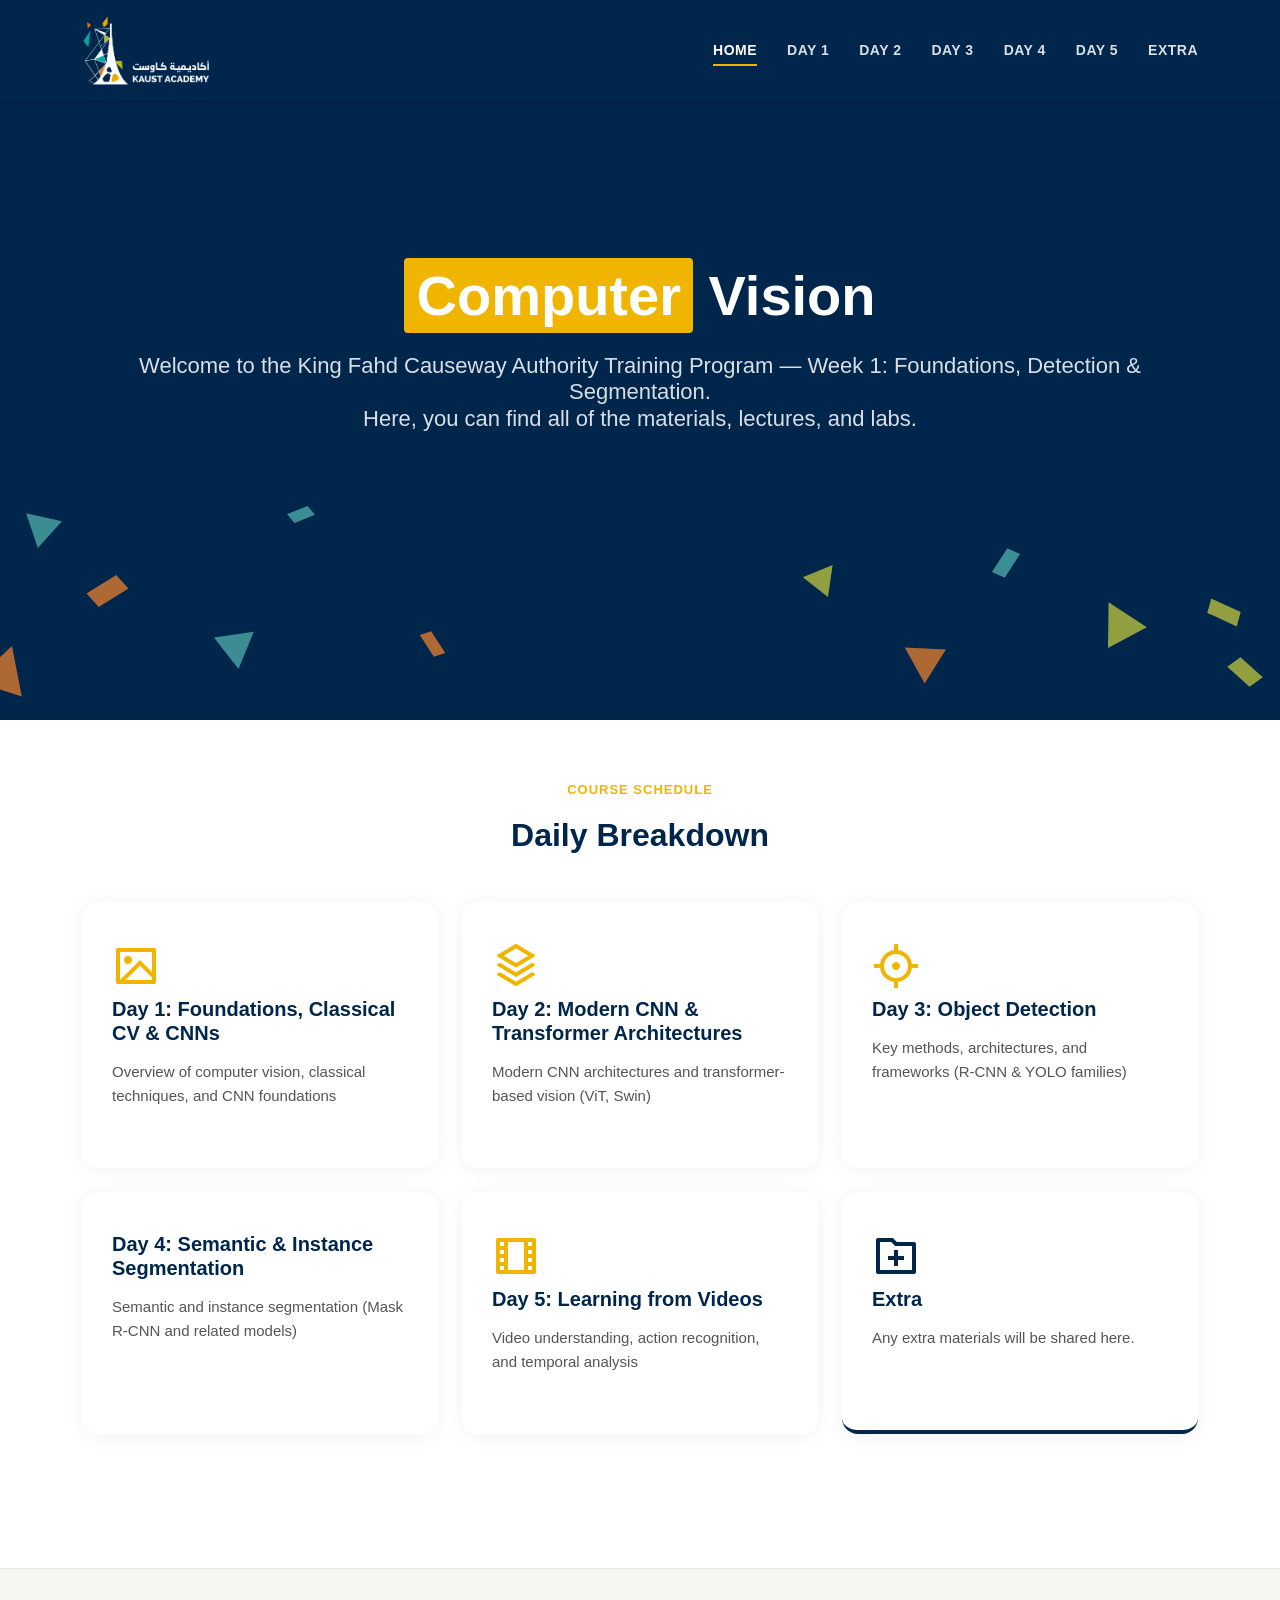
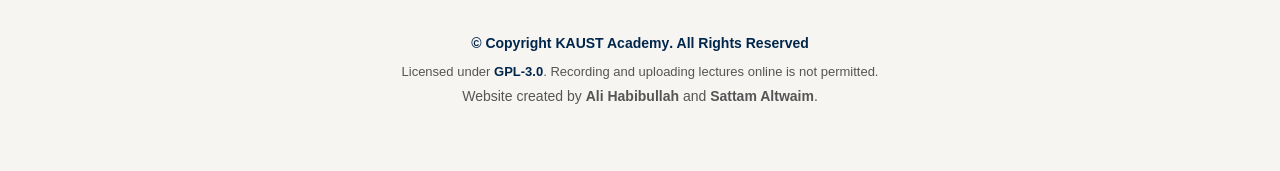
<file: index.html>
<!DOCTYPE html>
<html lang="en">

<head>
  <meta charset="utf-8">
  <meta content="width=device-width, initial-scale=1.0" name="viewport">
  <title>KAUST Academy Computer Vision</title>

  <!-- CSS Files -->
  <link href="assets/vendor/bootstrap/css/bootstrap.min.css" rel="stylesheet">
  <link href="assets/vendor/bootstrap-icons/bootstrap-icons.css" rel="stylesheet">
  <link href="assets/vendor/remixicon/remixicon.css" rel="stylesheet">
  <link href="assets/vendor/aos/aos.css" rel="stylesheet">
  <link href="assets/css/style.css" rel="stylesheet">
</head>

<body>

  <!-- ======= Header ======= -->
  <header id="header" class="fixed-top">
    <div class="container d-flex align-items-center justify-content-between">

      <div class="logo">
        <a href="index.html">
          <img src="assets/img/kaust-academy-logo.png" alt="KAUST Academy">
        </a>
      </div>

      <nav id="navbar" class="navbar">
        <ul>
          <li><a class="active" href="index.html">Home</a></li>
          <li><a href="day1.html">Day 1</a></li>
          <li><a href="day2.html">Day 2</a></li>
          <li><a href="day3.html">Day 3</a></li>
          <li><a href="day4.html">Day 4</a></li>
          <li><a href="day5.html">Day 5</a></li>
          <li><a href="extra.html">Extra</a></li>
        </ul>
        <i class="bi bi-list mobile-nav-toggle"></i>
      </nav>

    </div>
  </header>

  <!-- ======= Hero Section ======= -->
  <section id="hero">
    <!-- Confetti shapes -->
    <div class="hero-confetti">
      <div class="confetti-shape confetti-1"></div>
      <div class="confetti-shape confetti-2"></div>
      <div class="confetti-shape confetti-3"></div>
      <div class="confetti-shape confetti-4"></div>
      <div class="confetti-shape confetti-5"></div>
      <div class="confetti-shape confetti-6"></div>
      <div class="confetti-shape confetti-7"></div>
      <div class="confetti-shape confetti-8"></div>
      <div class="confetti-shape confetti-9"></div>
      <div class="confetti-shape confetti-10"></div>
      <div class="confetti-shape confetti-11"></div>
      <div class="confetti-shape confetti-12"></div>
    </div>
    <div class="container text-center animate-up">
      <h1><span>Computer</span> Vision</h1>
      <h2 class="animate-up delay-100">Welcome to the King Fahd Causeway Authority Training Program — Week 1:
        Foundations, Detection &amp; Segmentation.<br>Here, you can find all of the
        materials, lectures, and labs.</h2>
    </div>
  </section>

  <main id="main">

    <section id="features" class="features" style="padding: 60px 0;">
      <div class="container">

        <div class="section-title text-center mb-5 animate-up">
          <p style="color: var(--primary-red); font-weight: bold; letter-spacing: 1px;">COURSE SCHEDULE</p>
          <h3>Daily Breakdown</h3>
        </div>

        <div class="row">
          <div class="col-lg-4 col-md-6 d-flex align-items-stretch mb-4 animate-up delay-100">
            <div class="icon-box w-100">
              <i class="ri-image-line"></i>
              <h3><a href="day1.html">Day 1: Foundations, Classical CV &amp; CNNs</a></h3>
              <p>Overview of computer vision, classical techniques, and CNN foundations</p>
            </div>
          </div>

          <div class="col-lg-4 col-md-6 d-flex align-items-stretch mb-4 animate-up delay-200">
            <div class="icon-box w-100">
              <i class="ri-stack-line"></i>
              <h3><a href="day2.html">Day 2: Modern CNN &amp; Transformer Architectures</a></h3>
              <p>Modern CNN architectures and transformer-based vision (ViT, Swin)</p>
            </div>
          </div>

          <div class="col-lg-4 col-md-6 d-flex align-items-stretch mb-4 animate-up delay-300">
            <div class="icon-box w-100">
              <i class="ri-focus-3-line"></i>
              <h3><a href="day3.html">Day 3: Object Detection</a></h3>
              <p>Key methods, architectures, and frameworks (R-CNN &amp; YOLO families)</p>
            </div>
          </div>

          <div class="col-lg-4 col-md-6 d-flex align-items-stretch mb-4 animate-up delay-100">
            <div class="icon-box w-100">
              <i class="ri-shapes-line"></i>
              <h3><a href="day4.html">Day 4: Semantic &amp; Instance Segmentation</a></h3>
              <p>Semantic and instance segmentation (Mask R-CNN and related models)</p>
            </div>
          </div>

          <div class="col-lg-4 col-md-6 d-flex align-items-stretch mb-4 animate-up delay-200">
            <div class="icon-box w-100">
              <i class="ri-film-line"></i>
              <h3><a href="day5.html">Day 5: Learning from Videos</a></h3>
              <p>Video understanding, action recognition, and temporal analysis</p>
            </div>
          </div>

          <div class="col-lg-4 col-md-6 d-flex align-items-stretch mb-4 animate-up delay-300">
            <div class="icon-box w-100" style="border-bottom-color: var(--text-black);">
              <i class="ri-folder-add-line" style="color: var(--text-black) !important;"></i>
              <h3><a href="extra.html">Extra</a></h3>
              <p>Any extra materials will be shared here.</p>
            </div>
          </div>


        </div>
      </div>
    </section>

  </main>

  <footer id="footer">
    <div class="container d-md-flex py-4">
      <div class="me-md-auto text-center w-100">
        <div class="copyright">
          &copy; Copyright <strong><span>KAUST Academy</span></strong>. All Rights Reserved
        </div>
        <div class="license" style="font-size: 13px; margin-top: 8px; color: #555;">
          Licensed under <a
            href="https://github.com/KAUST-Academy/2026_KFCA_Computer_Vision?tab=GPL-3.0-1-ov-file#readme"
            target="_blank" rel="noopener">GPL-3.0</a>.
          Recording and uploading lectures online is not permitted.
        </div>
        <div class="credits" style="font-size: 14px; margin-top: 5px; color: #555;">
          Website created by <strong>Ali Habibullah</strong> and <strong>Sattam Altwaim</strong>.
        </div>
      </div>
    </div>
  </footer>

  <script src="assets/vendor/bootstrap/js/bootstrap.bundle.min.js"></script>
  <script src="assets/vendor/aos/aos.js"></script>

  <!-- JAVASCRIPT LOGIC FOR THE BURGER MENU -->
  <script>
    AOS.init();

    /**
     * Mobile nav toggle
     */
    const on = (type, el, listener, all = false) => {
      let selectEl = document.querySelector(el);
      if (selectEl) {
        selectEl.addEventListener(type, listener);
      }
    }

    on('click', '.mobile-nav-toggle', function (e) {
      document.querySelector('#navbar').classList.toggle('navbar-mobile')
      this.classList.toggle('bi-list')
      this.classList.toggle('bi-x')
    })
  </script>

</body>

</html>
</file>
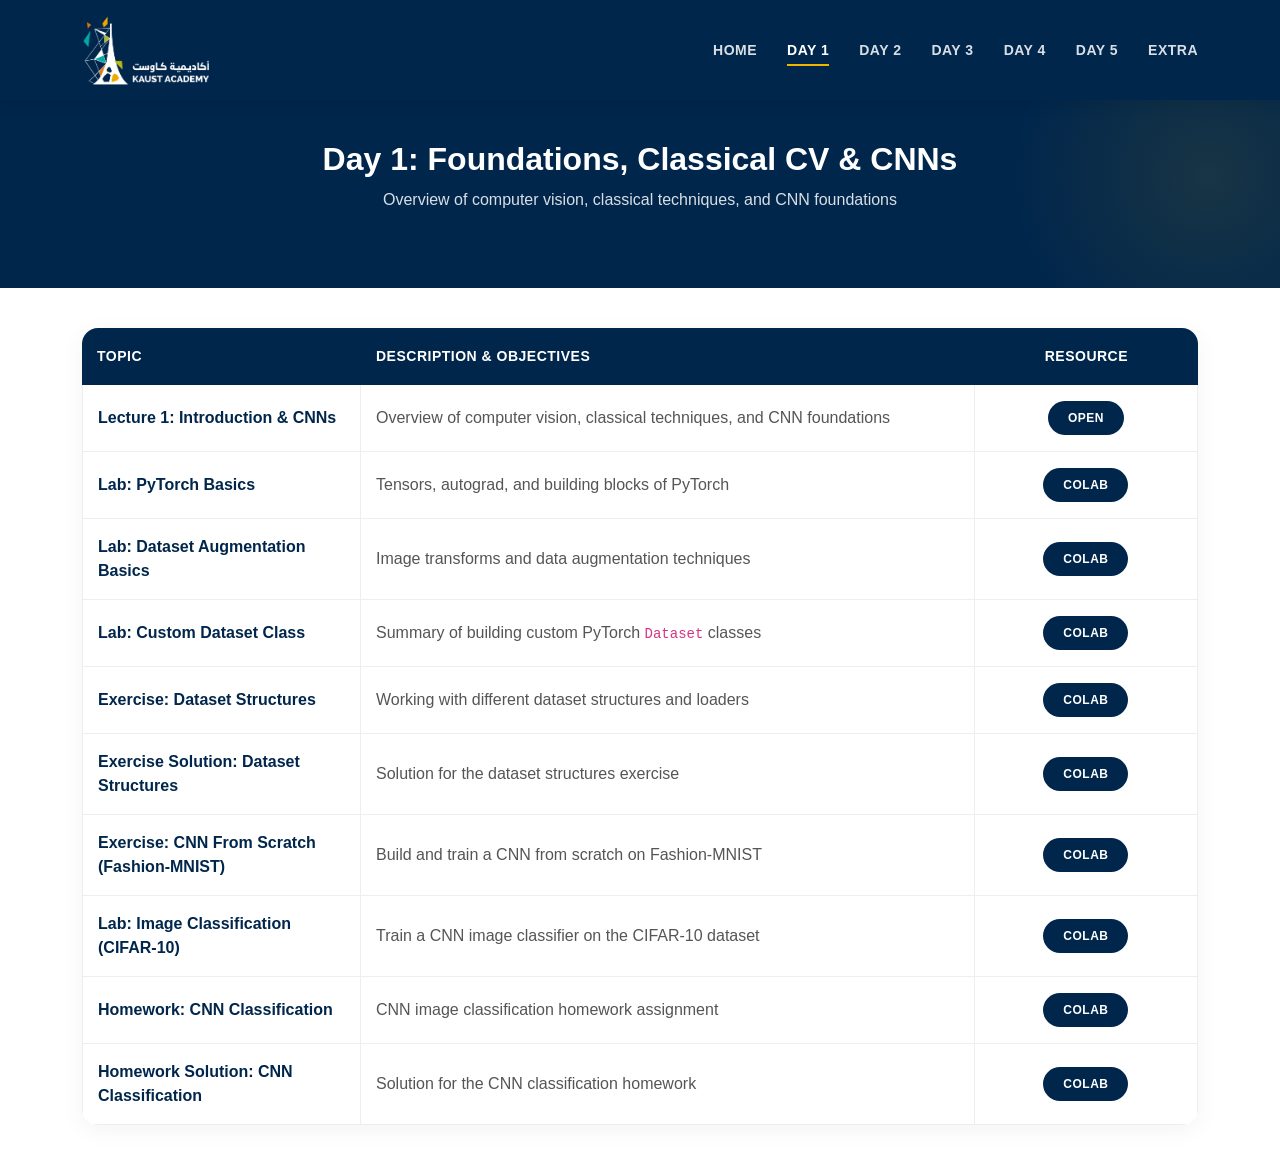
<file: day1.html>
<!DOCTYPE html>
<html lang="en">

<head>
  <meta charset="utf-8">
  <meta content="width=device-width, initial-scale=1.0" name="viewport">
  <title>Day 1 - Foundations, Classical CV &amp; CNNs</title>
  <link href="assets/vendor/bootstrap/css/bootstrap.min.css" rel="stylesheet">
  <link href="assets/vendor/bootstrap-icons/bootstrap-icons.css" rel="stylesheet">
  <link href="assets/vendor/aos/aos.css" rel="stylesheet">
  <link href="assets/css/style.css" rel="stylesheet">
</head>

<body>

  <header id="header" class="fixed-top">
    <div class="container d-flex align-items-center">
      <div class="logo me-auto">
        <a href="index.html">
          <img src="assets/img/kaust-academy-logo.png" alt="KAUST Academy">
        </a>
      </div>
      <nav id="navbar" class="navbar order-last order-lg-0">
        <ul>
          <li><a href="index.html">Home</a></li>
          <li><a class="active" href="day1.html">Day 1</a></li>
          <li><a href="day2.html">Day 2</a></li>
          <li><a href="day3.html">Day 3</a></li>
          <li><a href="day4.html">Day 4</a></li>
          <li><a href="day5.html">Day 5</a></li>
          <li><a href="extra.html">Extra</a></li>

        </ul>
        <i class="bi bi-list mobile-nav-toggle"></i>
      </nav>
    </div>
  </header>

  <main id="main">
    <!-- Breadcrumbs -->
    <div class="breadcrumbs animate-up">
      <div class="container">
        <h2>Day 1: Foundations, Classical CV &amp; CNNs</h2>
        <p>Overview of computer vision, classical techniques, and CNN foundations</p>
      </div>
    </div>

    <!-- Content Table -->
    <div class="container mb-5 animate-up delay-100">
      <div class="table-container">
        <table class="custom-table">
          <thead>
            <tr>
              <th scope="col" style="width: 25%">Topic</th>
              <th scope="col">Description &amp; Objectives</th>
              <th scope="col" style="width: 20%; text-align: center;">Resource</th>
            </tr>
          </thead>
          <tbody>
            <tr>
              <td><strong>Lecture 1: Introduction &amp; CNNs</strong></td>
              <td>Overview of computer vision, classical techniques, and CNN foundations<br></td>
              <td class="text-center"><a href="./Slides/Day_1/Lecture-1_Introduction_CNN.pdf" class="table-btn">Open</a></td>
            </tr>
            <tr>
              <td><strong>Lab: PyTorch Basics</strong></td>
              <td>Tensors, autograd, and building blocks of PyTorch</td>
              <td class="text-center">
                <a href="https://colab.research.google.com/github/KAUST-Academy/2026_KFCA_Computer_Vision/blob/master/Labs/Day_1/Pytorch_Basics.ipynb"
                  class="table-btn">Colab</a>
              </td>
            </tr>
            <tr>
              <td><strong>Lab: Dataset Augmentation Basics</strong></td>
              <td>Image transforms and data augmentation techniques</td>
              <td class="text-center">
                <a href="https://colab.research.google.com/github/KAUST-Academy/2026_KFCA_Computer_Vision/blob/master/Labs/Day_1/Dataset_Augmentations_Basics.ipynb"
                  class="table-btn">Colab</a>
              </td>
            </tr>
            <tr>
              <td><strong>Lab: Custom Dataset Class</strong></td>
              <td>Summary of building custom PyTorch <code>Dataset</code> classes</td>
              <td class="text-center">
                <a href="https://colab.research.google.com/github/KAUST-Academy/2026_KFCA_Computer_Vision/blob/master/Labs/Day_1/Dataset_Class_Summary.ipynb"
                  class="table-btn">Colab</a>
              </td>
            </tr>
            <tr>
              <td><strong>Exercise: Dataset Structures</strong></td>
              <td>Working with different dataset structures and loaders</td>
              <td class="text-center">
                <a href="https://colab.research.google.com/github/KAUST-Academy/2026_KFCA_Computer_Vision/blob/master/Labs/Day_1/Working_with_Different_Dataset_Structures_Excercise.ipynb"
                  class="table-btn">Colab</a>
              </td>
            </tr>
            <tr>
              <td><strong>Exercise Solution: Dataset Structures</strong></td>
              <td>Solution for the dataset structures exercise</td>
              <td class="text-center">
                <a href="https://colab.research.google.com/github/KAUST-Academy/2026_KFCA_Computer_Vision/blob/master/Labs/Day_1/Working_with_Different_Dataset_Structures_Excercise_Solution.ipynb"
                  class="table-btn">Colab</a>
              </td>
            </tr>
            <tr>
              <td><strong>Exercise: CNN From Scratch (Fashion-MNIST)</strong></td>
              <td>Build and train a CNN from scratch on Fashion-MNIST</td>
              <td class="text-center">
                <a href="https://colab.research.google.com/github/KAUST-Academy/2026_KFCA_Computer_Vision/blob/master/Labs/Day_1/Fashin_MNIST_CNN_From_Scratch_Exercise.ipynb"
                  class="table-btn">Colab</a>
              </td>
            </tr>
            <tr>
              <td><strong>Lab: Image Classification (CIFAR-10)</strong></td>
              <td>Train a CNN image classifier on the CIFAR-10 dataset</td>
              <td class="text-center">
                <a href="https://colab.research.google.com/github/KAUST-Academy/2026_KFCA_Computer_Vision/blob/master/Labs/Day_1/Image_Classification_CNN_CIFAR10.ipynb"
                  class="table-btn">Colab</a>
              </td>
            </tr>
            <tr>
              <td><strong>Homework: CNN Classification</strong></td>
              <td>CNN image classification homework assignment</td>
              <td class="text-center">
                <a href="https://colab.research.google.com/github/KAUST-Academy/2026_KFCA_Computer_Vision/blob/master/Labs/Day_1/Classification_CNN_Homework_Assignment.ipynb"
                  class="table-btn">Colab</a>
              </td>
            </tr>
            <tr>
              <td><strong>Homework Solution: CNN Classification</strong></td>
              <td>Solution for the CNN classification homework</td>
              <td class="text-center">
                <a href="https://colab.research.google.com/github/KAUST-Academy/2026_KFCA_Computer_Vision/blob/master/Labs/Day_1/Classification_CNN_Homework_Assignment_Solution.ipynb"
                  class="table-btn">Colab</a>
              </td>
            </tr>
          </tbody>
        </table>
      </div>
    </div>
  </main>

  <script src="assets/vendor/bootstrap/js/bootstrap.bundle.min.js"></script>
  <script src="assets/vendor/aos/aos.js"></script>
  <script>AOS.init();</script>

  <script>
    AOS.init();

    /**
     * Mobile nav toggle
     */
    const on = (type, el, listener, all = false) => {
      let selectEl = document.querySelector(el);
      if (selectEl) {
        selectEl.addEventListener(type, listener);
      }
    }

    on('click', '.mobile-nav-toggle', function (e) {
      document.querySelector('#navbar').classList.toggle('navbar-mobile')
      this.classList.toggle('bi-list')
      this.classList.toggle('bi-x')
    })
  </script>
</body>

</html>
</file>
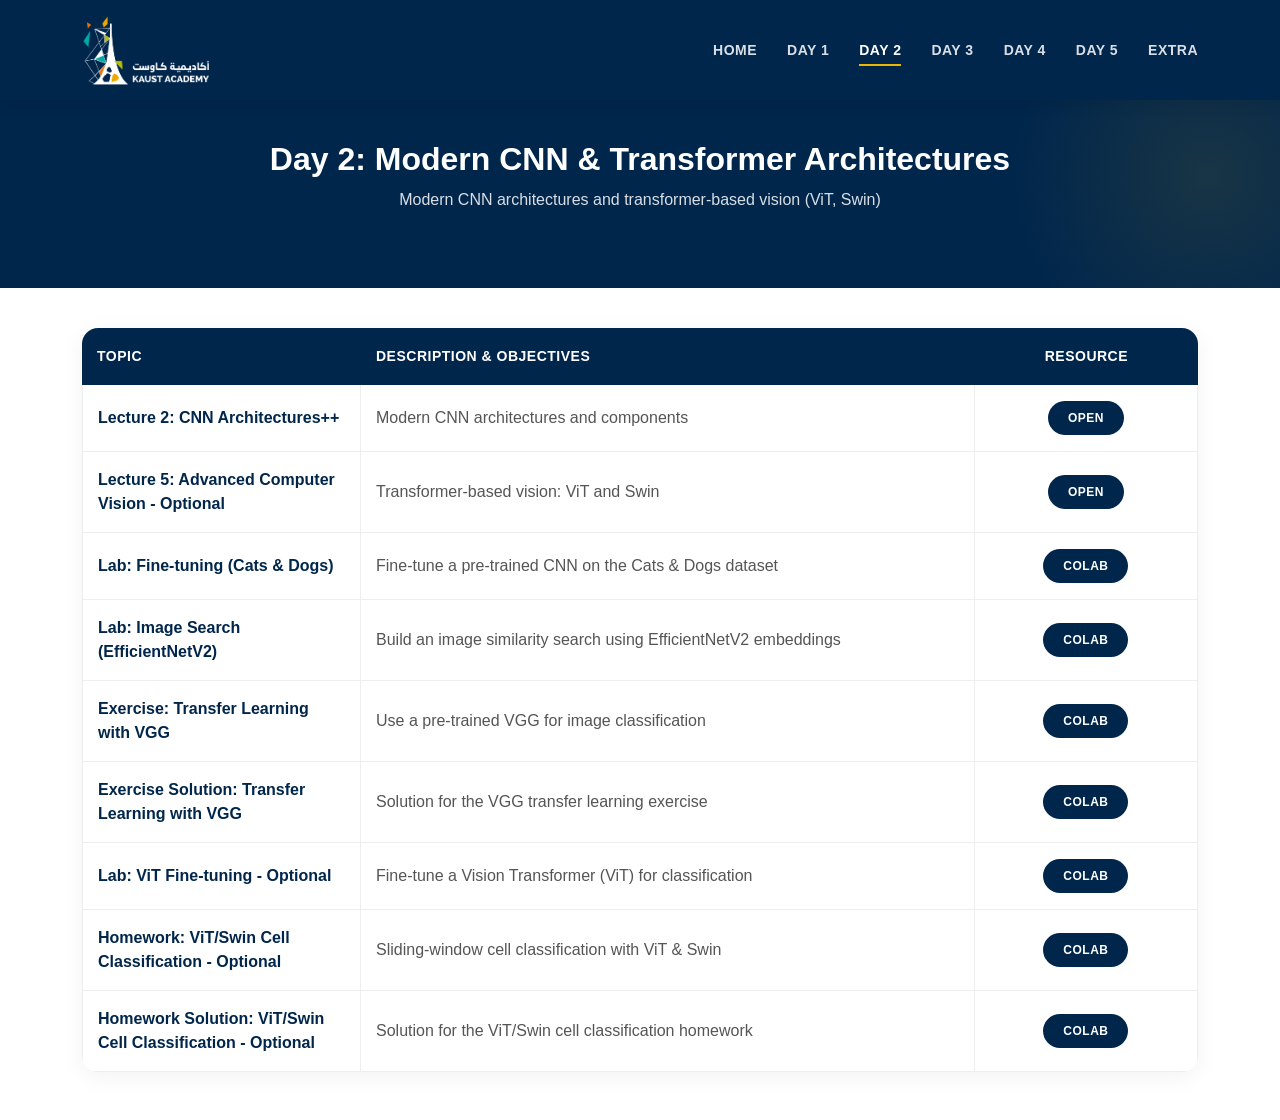
<file: day2.html>
<!DOCTYPE html>
<html lang="en">

<head>
  <meta charset="utf-8">
  <meta content="width=device-width, initial-scale=1.0" name="viewport">
  <title>Day 2 - Modern CNN &amp; Transformer Architectures</title>
  <link href="assets/vendor/bootstrap/css/bootstrap.min.css" rel="stylesheet">
  <link href="assets/vendor/bootstrap-icons/bootstrap-icons.css" rel="stylesheet">
  <link href="assets/vendor/aos/aos.css" rel="stylesheet">
  <link href="assets/css/style.css" rel="stylesheet">
</head>

<body>

  <header id="header" class="fixed-top">
    <div class="container d-flex align-items-center">
      <div class="logo me-auto">
        <a href="index.html">
          <img src="assets/img/kaust-academy-logo.png" alt="KAUST Academy">
        </a>
      </div>
      <nav id="navbar" class="navbar order-last order-lg-0">
        <ul>
          <li><a href="index.html">Home</a></li>
          <li><a href="day1.html">Day 1</a></li>
          <li><a class="active" href="day2.html">Day 2</a></li>
          <li><a href="day3.html">Day 3</a></li>
          <li><a href="day4.html">Day 4</a></li>
          <li><a href="day5.html">Day 5</a></li>
          <li><a href="extra.html">Extra</a></li>

        </ul>
        <i class="bi bi-list mobile-nav-toggle"></i>
      </nav>
    </div>
  </header>

  <main id="main">
    <!-- Breadcrumbs -->
    <div class="breadcrumbs animate-up">
      <div class="container">
        <h2>Day 2: Modern CNN &amp; Transformer Architectures</h2>
        <p>Modern CNN architectures and transformer-based vision (ViT, Swin)</p>
      </div>
    </div>

    <!-- Content Table -->
    <div class="container mb-5 animate-up delay-100">
      <div class="table-container">
        <table class="custom-table">
          <thead>
            <tr>
              <th scope="col" style="width: 25%">Topic</th>
              <th scope="col">Description &amp; Objectives</th>
              <th scope="col" style="width: 20%; text-align: center;">Resource</th>
            </tr>
          </thead>
          <tbody>
            <tr>
              <td><strong>Lecture 2: CNN Architectures++</strong></td>
              <td>Modern CNN architectures and components<br></td>
              <td class="text-center"><a href="./Slides/Day_2/Lecture-2_CNN_Architectues++.pdf" class="table-btn">Open</a></td>
            </tr>
            <tr>
              <td><strong>Lecture 5: Advanced Computer Vision - Optional</strong></td>
              <td>Transformer-based vision: ViT and Swin<br></td>
              <td class="text-center"><a href="./Slides/Day_2/Lecture-5_Advanced_Computer_Vision_Optional.pdf" class="table-btn">Open</a></td>
            </tr>
            <tr>
              <td><strong>Lab: Fine-tuning (Cats &amp; Dogs)</strong></td>
              <td>Fine-tune a pre-trained CNN on the Cats &amp; Dogs dataset</td>
              <td class="text-center">
                <a href="https://colab.research.google.com/github/KAUST-Academy/2026_KFCA_Computer_Vision/blob/master/Labs/Day_2/Finetuning_CatsAndDogs.ipynb"
                  class="table-btn">Colab</a>
              </td>
            </tr>
            <tr>
              <td><strong>Lab: Image Search (EfficientNetV2)</strong></td>
              <td>Build an image similarity search using EfficientNetV2 embeddings</td>
              <td class="text-center">
                <a href="https://colab.research.google.com/github/KAUST-Academy/2026_KFCA_Computer_Vision/blob/master/Labs/Day_2/Image_Search_EfficientNetV2.ipynb"
                  class="table-btn">Colab</a>
              </td>
            </tr>
            <tr>
              <td><strong>Exercise: Transfer Learning with VGG</strong></td>
              <td>Use a pre-trained VGG for image classification</td>
              <td class="text-center">
                <a href="https://colab.research.google.com/github/KAUST-Academy/2026_KFCA_Computer_Vision/blob/master/Labs/Day_2/Pre_trained_CNN_with_VGG_for_Image_Classification_Exercise.ipynb"
                  class="table-btn">Colab</a>
              </td>
            </tr>
            <tr>
              <td><strong>Exercise Solution: Transfer Learning with VGG</strong></td>
              <td>Solution for the VGG transfer learning exercise</td>
              <td class="text-center">
                <a href="https://colab.research.google.com/github/KAUST-Academy/2026_KFCA_Computer_Vision/blob/master/Labs/Day_2/Pre_trained_CNN_with_VGG_for_Image_Classification_Exercise_Solution.ipynb"
                  class="table-btn">Colab</a>
              </td>
            </tr>
            <tr>
              <td><strong>Lab: ViT Fine-tuning - Optional</strong></td>
              <td>Fine-tune a Vision Transformer (ViT) for classification</td>
              <td class="text-center">
                <a href="https://colab.research.google.com/github/KAUST-Academy/2026_KFCA_Computer_Vision/blob/master/Labs/Day_2/VIT_Fine_Tuning.ipynb"
                  class="table-btn">Colab</a>
              </td>
            </tr>
            <tr>
              <td><strong>Homework: ViT/Swin Cell Classification - Optional</strong></td>
              <td>Sliding-window cell classification with ViT &amp; Swin</td>
              <td class="text-center">
                <a href="https://colab.research.google.com/github/KAUST-Academy/2026_KFCA_Computer_Vision/blob/master/Labs/Day_2/ViT_Swin_SlidingWindow_Cells_Classification_Homework_Assignment.ipynb"
                  class="table-btn">Colab</a>
              </td>
            </tr>
            <tr>
              <td><strong>Homework Solution: ViT/Swin Cell Classification - Optional</strong></td>
              <td>Solution for the ViT/Swin cell classification homework</td>
              <td class="text-center">
                <a href="https://colab.research.google.com/github/KAUST-Academy/2026_KFCA_Computer_Vision/blob/master/Labs/Day_2/ViT_Swin_SlidingWindow_Cells_Classification_Homework_Assignment_Solution.ipynb"
                  class="table-btn">Colab</a>
              </td>
            </tr>
          </tbody>
        </table>
      </div>
    </div>
  </main>

  <script src="assets/vendor/bootstrap/js/bootstrap.bundle.min.js"></script>
  <script src="assets/vendor/aos/aos.js"></script>
  <script>AOS.init();</script>

  <script>
    AOS.init();

    /**
     * Mobile nav toggle
     */
    const on = (type, el, listener, all = false) => {
      let selectEl = document.querySelector(el);
      if (selectEl) {
        selectEl.addEventListener(type, listener);
      }
    }

    on('click', '.mobile-nav-toggle', function (e) {
      document.querySelector('#navbar').classList.toggle('navbar-mobile')
      this.classList.toggle('bi-list')
      this.classList.toggle('bi-x')
    })
  </script>
</body>

</html>
</file>
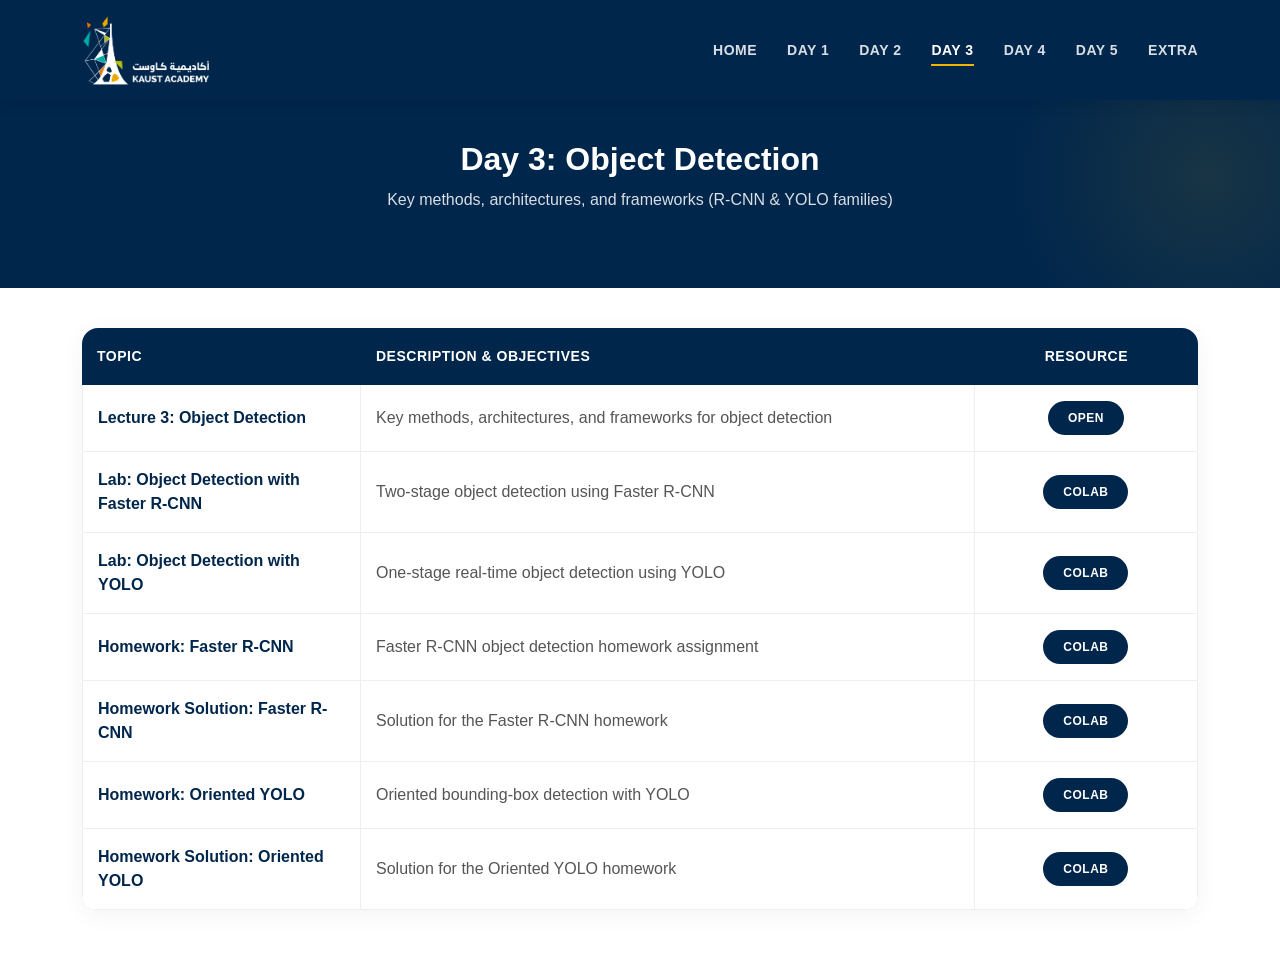
<file: day3.html>
<!DOCTYPE html>
<html lang="en">

<head>
  <meta charset="utf-8">
  <meta content="width=device-width, initial-scale=1.0" name="viewport">
  <title>Day 3 - Object Detection</title>
  <link href="assets/vendor/bootstrap/css/bootstrap.min.css" rel="stylesheet">
  <link href="assets/vendor/bootstrap-icons/bootstrap-icons.css" rel="stylesheet">
  <link href="assets/vendor/aos/aos.css" rel="stylesheet">
  <link href="assets/css/style.css" rel="stylesheet">
</head>

<body>

  <header id="header" class="fixed-top">
    <div class="container d-flex align-items-center">
      <div class="logo me-auto">
        <a href="index.html">
          <img src="assets/img/kaust-academy-logo.png" alt="KAUST Academy">
        </a>
      </div>
      <nav id="navbar" class="navbar order-last order-lg-0">
        <ul>
          <li><a href="index.html">Home</a></li>
          <li><a href="day1.html">Day 1</a></li>
          <li><a href="day2.html">Day 2</a></li>
          <li><a class="active" href="day3.html">Day 3</a></li>
          <li><a href="day4.html">Day 4</a></li>
          <li><a href="day5.html">Day 5</a></li>
          <li><a href="extra.html">Extra</a></li>

        </ul>
        <i class="bi bi-list mobile-nav-toggle"></i>
      </nav>
    </div>
  </header>

  <main id="main">
    <!-- Breadcrumbs -->
    <div class="breadcrumbs animate-up">
      <div class="container">
        <h2>Day 3: Object Detection</h2>
        <p>Key methods, architectures, and frameworks (R-CNN &amp; YOLO families)</p>
      </div>
    </div>

    <!-- Content Table -->
    <div class="container mb-5 animate-up delay-100">
      <div class="table-container">
        <table class="custom-table">
          <thead>
            <tr>
              <th scope="col" style="width: 25%">Topic</th>
              <th scope="col">Description &amp; Objectives</th>
              <th scope="col" style="width: 20%; text-align: center;">Resource</th>
            </tr>
          </thead>
          <tbody>
            <tr>
              <td><strong>Lecture 3: Object Detection</strong></td>
              <td>Key methods, architectures, and frameworks for object detection<br></td>
              <td class="text-center"><a href="./Slides/Day_3/Lecture-3_Object_Detection.pdf" class="table-btn">Open</a></td>
            </tr>
            <tr>
              <td><strong>Lab: Object Detection with Faster R-CNN</strong></td>
              <td>Two-stage object detection using Faster R-CNN</td>
              <td class="text-center">
                <a href="https://colab.research.google.com/github/KAUST-Academy/2026_KFCA_Computer_Vision/blob/master/Labs/Day_3/Object_Detection_FasterRCNN.ipynb"
                  class="table-btn">Colab</a>
              </td>
            </tr>
            <tr>
              <td><strong>Lab: Object Detection with YOLO</strong></td>
              <td>One-stage real-time object detection using YOLO</td>
              <td class="text-center">
                <a href="https://colab.research.google.com/github/KAUST-Academy/2026_KFCA_Computer_Vision/blob/master/Labs/Day_3/Object_Detection_Yolo.ipynb"
                  class="table-btn">Colab</a>
              </td>
            </tr>
            <tr>
              <td><strong>Homework: Faster R-CNN</strong></td>
              <td>Faster R-CNN object detection homework assignment</td>
              <td class="text-center">
                <a href="https://colab.research.google.com/github/KAUST-Academy/2026_KFCA_Computer_Vision/blob/master/Labs/Day_3/FasterRCNN_Homework_Assignment.ipynb"
                  class="table-btn">Colab</a>
              </td>
            </tr>
            <tr>
              <td><strong>Homework Solution: Faster R-CNN</strong></td>
              <td>Solution for the Faster R-CNN homework</td>
              <td class="text-center">
                <a href="https://colab.research.google.com/github/KAUST-Academy/2026_KFCA_Computer_Vision/blob/master/Labs/Day_3/FasterRCNN_Homework_Assignment_Solution.ipynb"
                  class="table-btn">Colab</a>
              </td>
            </tr>
            <tr>
              <td><strong>Homework: Oriented YOLO</strong></td>
              <td>Oriented bounding-box detection with YOLO</td>
              <td class="text-center">
                <a href="https://colab.research.google.com/github/KAUST-Academy/2026_KFCA_Computer_Vision/blob/master/Labs/Day_3/Oriented_YOLO_Homework_Assignment.ipynb"
                  class="table-btn">Colab</a>
              </td>
            </tr>
            <tr>
              <td><strong>Homework Solution: Oriented YOLO</strong></td>
              <td>Solution for the Oriented YOLO homework</td>
              <td class="text-center">
                <a href="https://colab.research.google.com/github/KAUST-Academy/2026_KFCA_Computer_Vision/blob/master/Labs/Day_3/Oriented_YOLO_Homework_Assignment_Solution.ipynb"
                  class="table-btn">Colab</a>
              </td>
            </tr>
          </tbody>
        </table>
      </div>
    </div>
  </main>

  <script src="assets/vendor/bootstrap/js/bootstrap.bundle.min.js"></script>
  <script src="assets/vendor/aos/aos.js"></script>
  <script>AOS.init();</script>

  <script>
    AOS.init();

    /**
     * Mobile nav toggle
     */
    const on = (type, el, listener, all = false) => {
      let selectEl = document.querySelector(el);
      if (selectEl) {
        selectEl.addEventListener(type, listener);
      }
    }

    on('click', '.mobile-nav-toggle', function (e) {
      document.querySelector('#navbar').classList.toggle('navbar-mobile')
      this.classList.toggle('bi-list')
      this.classList.toggle('bi-x')
    })
  </script>
</body>

</html>
</file>
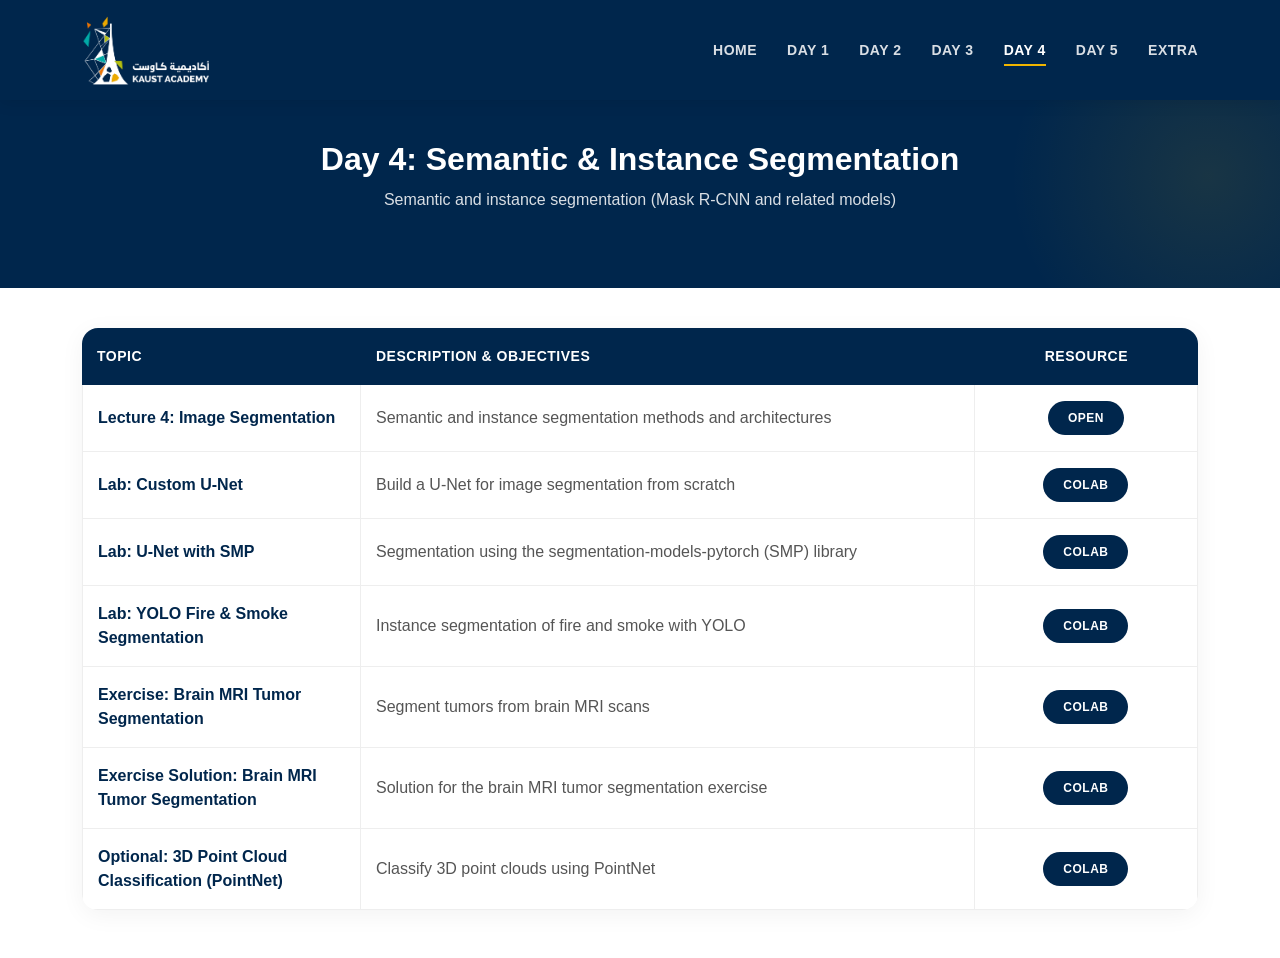
<file: day4.html>
<!DOCTYPE html>
<html lang="en">

<head>
  <meta charset="utf-8">
  <meta content="width=device-width, initial-scale=1.0" name="viewport">
  <title>Day 4 - Semantic &amp; Instance Segmentation</title>
  <link href="assets/vendor/bootstrap/css/bootstrap.min.css" rel="stylesheet">
  <link href="assets/vendor/bootstrap-icons/bootstrap-icons.css" rel="stylesheet">
  <link href="assets/vendor/aos/aos.css" rel="stylesheet">
  <link href="assets/css/style.css" rel="stylesheet">
</head>

<body>

  <header id="header" class="fixed-top">
    <div class="container d-flex align-items-center">
      <div class="logo me-auto">
        <a href="index.html">
          <img src="assets/img/kaust-academy-logo.png" alt="KAUST Academy">
        </a>
      </div>
      <nav id="navbar" class="navbar order-last order-lg-0">
        <ul>
          <li><a href="index.html">Home</a></li>
          <li><a href="day1.html">Day 1</a></li>
          <li><a href="day2.html">Day 2</a></li>
          <li><a href="day3.html">Day 3</a></li>
          <li><a class="active" href="day4.html">Day 4</a></li>
          <li><a href="day5.html">Day 5</a></li>
          <li><a href="extra.html">Extra</a></li>

        </ul>
        <i class="bi bi-list mobile-nav-toggle"></i>
      </nav>
    </div>
  </header>

  <main id="main">
    <!-- Breadcrumbs -->
    <div class="breadcrumbs animate-up">
      <div class="container">
        <h2>Day 4: Semantic &amp; Instance Segmentation</h2>
        <p>Semantic and instance segmentation (Mask R-CNN and related models)</p>
      </div>
    </div>

    <!-- Content Table -->
    <div class="container mb-5 animate-up delay-100">
      <div class="table-container">
        <table class="custom-table">
          <thead>
            <tr>
              <th scope="col" style="width: 25%">Topic</th>
              <th scope="col">Description &amp; Objectives</th>
              <th scope="col" style="width: 20%; text-align: center;">Resource</th>
            </tr>
          </thead>
          <tbody>
            <tr>
              <td><strong>Lecture 4: Image Segmentation</strong></td>
              <td>Semantic and instance segmentation methods and architectures<br></td>
              <td class="text-center"><a href="./Slides/Day_4/Lecture-4_Image_Segmentation.pdf" class="table-btn">Open</a></td>
            </tr>
            <tr>
              <td><strong>Lab: Custom U-Net</strong></td>
              <td>Build a U-Net for image segmentation from scratch</td>
              <td class="text-center">
                <a href="https://colab.research.google.com/github/KAUST-Academy/2026_KFCA_Computer_Vision/blob/master/Labs/Day_4/Image_Segmentation_Custom_UNet.ipynb"
                  class="table-btn">Colab</a>
              </td>
            </tr>
            <tr>
              <td><strong>Lab: U-Net with SMP</strong></td>
              <td>Segmentation using the segmentation-models-pytorch (SMP) library</td>
              <td class="text-center">
                <a href="https://colab.research.google.com/github/KAUST-Academy/2026_KFCA_Computer_Vision/blob/master/Labs/Day_4/Image_Segmentation_SMP_UNet.ipynb"
                  class="table-btn">Colab</a>
              </td>
            </tr>
            <tr>
              <td><strong>Lab: YOLO Fire &amp; Smoke Segmentation</strong></td>
              <td>Instance segmentation of fire and smoke with YOLO</td>
              <td class="text-center">
                <a href="https://colab.research.google.com/github/KAUST-Academy/2026_KFCA_Computer_Vision/blob/master/Labs/Day_4/yolo_fire_and_smoke_seg.ipynb"
                  class="table-btn">Colab</a>
              </td>
            </tr>
            <tr>
              <td><strong>Exercise: Brain MRI Tumor Segmentation</strong></td>
              <td>Segment tumors from brain MRI scans</td>
              <td class="text-center">
                <a href="https://colab.research.google.com/github/KAUST-Academy/2026_KFCA_Computer_Vision/blob/master/Labs/Day_4/Brain_MRI_Tumor_Segmentation_Exercise.ipynb"
                  class="table-btn">Colab</a>
              </td>
            </tr>
            <tr>
              <td><strong>Exercise Solution: Brain MRI Tumor Segmentation</strong></td>
              <td>Solution for the brain MRI tumor segmentation exercise</td>
              <td class="text-center">
                <a href="https://colab.research.google.com/github/KAUST-Academy/2026_KFCA_Computer_Vision/blob/master/Labs/Day_4/Brain_MRI_Tumor_Segmentation_Exercise_Solution.ipynb"
                  class="table-btn">Colab</a>
              </td>
            </tr>
            <tr>
              <td><strong>Optional: 3D Point Cloud Classification (PointNet)</strong></td>
              <td>Classify 3D point clouds using PointNet</td>
              <td class="text-center">
                <a href="https://colab.research.google.com/github/KAUST-Academy/2026_KFCA_Computer_Vision/blob/master/Labs/Day_4/3D_Point_Cloud_Classification_with_PointNet.ipynb"
                  class="table-btn">Colab</a>
              </td>
            </tr>
          </tbody>
        </table>
      </div>
    </div>
  </main>

  <script src="assets/vendor/bootstrap/js/bootstrap.bundle.min.js"></script>
  <script src="assets/vendor/aos/aos.js"></script>
  <script>AOS.init();</script>

  <script>
    AOS.init();

    /**
     * Mobile nav toggle
     */
    const on = (type, el, listener, all = false) => {
      let selectEl = document.querySelector(el);
      if (selectEl) {
        selectEl.addEventListener(type, listener);
      }
    }

    on('click', '.mobile-nav-toggle', function (e) {
      document.querySelector('#navbar').classList.toggle('navbar-mobile')
      this.classList.toggle('bi-list')
      this.classList.toggle('bi-x')
    })
  </script>
</body>

</html>
</file>
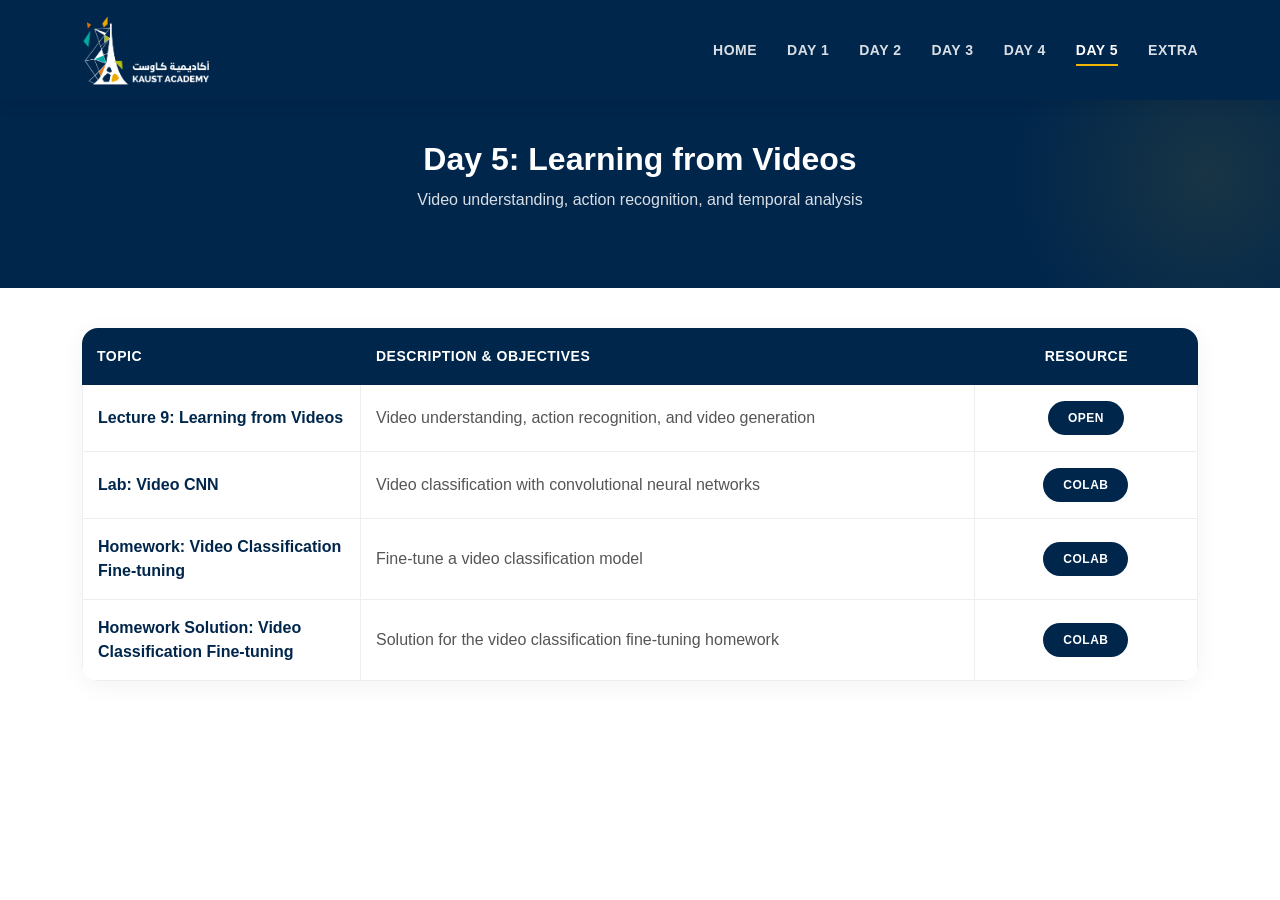
<file: day5.html>
<!DOCTYPE html>
<html lang="en">

<head>
  <meta charset="utf-8">
  <meta content="width=device-width, initial-scale=1.0" name="viewport">
  <title>Day 5 - Learning from Videos</title>
  <link href="assets/vendor/bootstrap/css/bootstrap.min.css" rel="stylesheet">
  <link href="assets/vendor/bootstrap-icons/bootstrap-icons.css" rel="stylesheet">
  <link href="assets/vendor/aos/aos.css" rel="stylesheet">
  <link href="assets/css/style.css" rel="stylesheet">
</head>

<body>

  <header id="header" class="fixed-top">
    <div class="container d-flex align-items-center">
      <div class="logo me-auto">
        <a href="index.html">
          <img src="assets/img/kaust-academy-logo.png" alt="KAUST Academy">
        </a>
      </div>
      <nav id="navbar" class="navbar order-last order-lg-0">
        <ul>
          <li><a href="index.html">Home</a></li>
          <li><a href="day1.html">Day 1</a></li>
          <li><a href="day2.html">Day 2</a></li>
          <li><a href="day3.html">Day 3</a></li>
          <li><a href="day4.html">Day 4</a></li>
          <li><a class="active" href="day5.html">Day 5</a></li>
          <li><a href="extra.html">Extra</a></li>

        </ul>
        <i class="bi bi-list mobile-nav-toggle"></i>
      </nav>
    </div>
  </header>

  <main id="main">
    <!-- Breadcrumbs -->
    <div class="breadcrumbs animate-up">
      <div class="container">
        <h2>Day 5: Learning from Videos</h2>
        <p>Video understanding, action recognition, and temporal analysis</p>
      </div>
    </div>

    <!-- Content Table -->
    <div class="container mb-5 animate-up delay-100">
      <div class="table-container">
        <table class="custom-table">
          <thead>
            <tr>
              <th scope="col" style="width: 25%">Topic</th>
              <th scope="col">Description &amp; Objectives</th>
              <th scope="col" style="width: 20%; text-align: center;">Resource</th>
            </tr>
          </thead>
          <tbody>
            <tr>
              <td><strong>Lecture 9: Learning from Videos</strong></td>
              <td>Video understanding, action recognition, and video generation<br></td>
              <td class="text-center"><a href="./Slides/Day_5/Lecture-9_Learning_from_Videos_and_Video_Generation.pdf" class="table-btn">Open</a></td>
            </tr>
            <tr>
              <td><strong>Lab: Video CNN</strong></td>
              <td>Video classification with convolutional neural networks</td>
              <td class="text-center">
                <a href="https://colab.research.google.com/github/KAUST-Academy/2026_KFCA_Computer_Vision/blob/master/Labs/Day_5/Video_CNN.ipynb"
                  class="table-btn">Colab</a>
              </td>
            </tr>
            <tr>
              <td><strong>Homework: Video Classification Fine-tuning</strong></td>
              <td>Fine-tune a video classification model</td>
              <td class="text-center">
                <a href="https://colab.research.google.com/github/KAUST-Academy/2026_KFCA_Computer_Vision/blob/master/Labs/Day_5/Video_Classification_FineTuning_Homework_Assignment.ipynb"
                  class="table-btn">Colab</a>
              </td>
            </tr>
            <tr>
              <td><strong>Homework Solution: Video Classification Fine-tuning</strong></td>
              <td>Solution for the video classification fine-tuning homework</td>
              <td class="text-center">
                <a href="https://colab.research.google.com/github/KAUST-Academy/2026_KFCA_Computer_Vision/blob/master/Labs/Day_5/Video_Classification_FineTuning_Homework_Assignment_Solution.ipynb"
                  class="table-btn">Colab</a>
              </td>
            </tr>
          </tbody>
        </table>
      </div>
    </div>
  </main>

  <script src="assets/vendor/bootstrap/js/bootstrap.bundle.min.js"></script>
  <script src="assets/vendor/aos/aos.js"></script>
  <script>AOS.init();</script>

  <script>
    AOS.init();

    /**
     * Mobile nav toggle
     */
    const on = (type, el, listener, all = false) => {
      let selectEl = document.querySelector(el);
      if (selectEl) {
        selectEl.addEventListener(type, listener);
      }
    }

    on('click', '.mobile-nav-toggle', function (e) {
      document.querySelector('#navbar').classList.toggle('navbar-mobile')
      this.classList.toggle('bi-list')
      this.classList.toggle('bi-x')
    })
  </script>
</body>

</html>
</file>
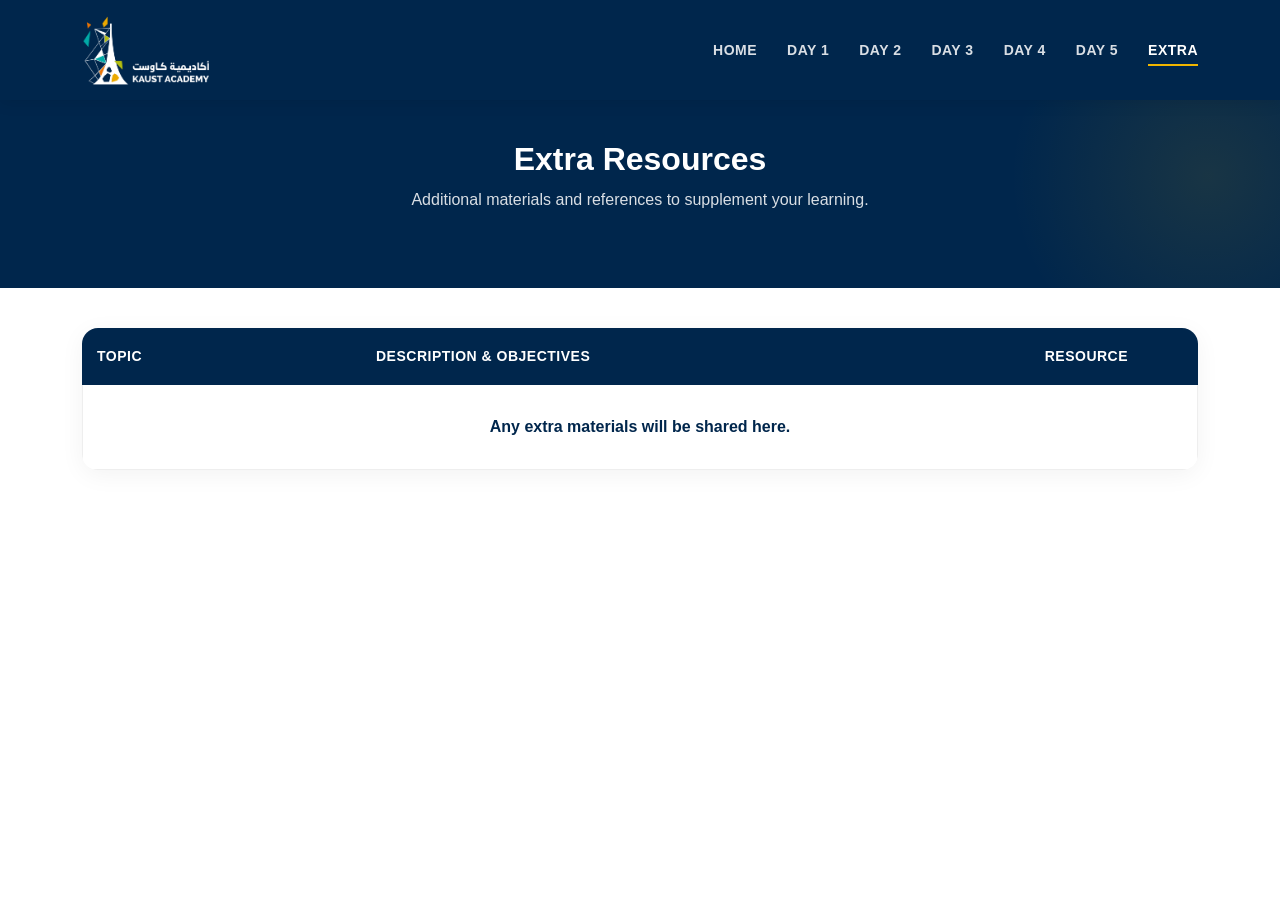
<file: extra.html>
<!DOCTYPE html>
<html lang="en">

<head>
  <meta charset="utf-8">
  <meta content="width=device-width, initial-scale=1.0" name="viewport">
  <title>Extra</title>

  <link href="assets/vendor/bootstrap/css/bootstrap.min.css" rel="stylesheet">
  <link href="assets/vendor/bootstrap-icons/bootstrap-icons.css" rel="stylesheet">
  <link href="assets/vendor/aos/aos.css" rel="stylesheet">
  <link href="assets/css/style.css" rel="stylesheet">
</head>

<body>

  <header id="header" class="fixed-top">
    <div class="container d-flex align-items-center">
      <div class="logo me-auto">
        <a href="index.html">
          <img src="assets/img/kaust-academy-logo.png" alt="KAUST Academy">
        </a>
      </div>
      <nav id="navbar" class="navbar order-last order-lg-0">
        <ul>
          <li><a href="index.html">Home</a></li>
          <li><a href="day1.html">Day 1</a></li>
          <li><a href="day2.html">Day 2</a></li>
          <li><a href="day3.html">Day 3</a></li>
          <li><a href="day4.html">Day 4</a></li>
          <li><a href="day5.html">Day 5</a></li>
          <li><a class="active" href="extra.html">Extra</a></li>
        </ul>
        <i class="bi bi-list mobile-nav-toggle"></i>
      </nav>
    </div>
  </header>

  <main id="main">
    <div class="breadcrumbs animate-up">
      <div class="container">
        <h2>Extra Resources</h2>
        <p>Additional materials and references to supplement your learning.</p>
      </div>
    </div>

    <div class="container mb-5 animate-up delay-100">
      <div class="table-container">
        <table class="custom-table">
          <thead>
            <tr>
              <th scope="col" style="width: 25%">Topic</th>
              <th scope="col">Description &amp; Objectives</th>
              <th scope="col" style="width: 20%; text-align: center;">Resource</th>
            </tr>
          </thead>
          <tbody>
            <tr>
              <td colspan="3" class="text-center" style="padding: 30px;">
                Any extra materials will be shared here.
              </td>
            </tr>
          </tbody>
        </table>
      </div>
    </div>
  </main>

  <script src="assets/vendor/bootstrap/js/bootstrap.bundle.min.js"></script>
  <script src="assets/vendor/aos/aos.js"></script>
  <script>AOS.init();</script>
  <script>
    AOS.init();

    /**
     * Mobile nav toggle
     */
    const on = (type, el, listener, all = false) => {
      let selectEl = document.querySelector(el);
      if (selectEl) {
        selectEl.addEventListener(type, listener);
      }
    }

    on('click', '.mobile-nav-toggle', function (e) {
      document.querySelector('#navbar').classList.toggle('navbar-mobile')
      this.classList.toggle('bi-list')
      this.classList.toggle('bi-x')
    })
  </script>
</body>

</html>
</file>
<file: assets/css/style.css>
/* ==========================================================================
   KAUST Academy Introduction to AI - Styled to match academy.kaust.edu.sa
   ========================================================================== */

/* General Variables - KAUST Academy Color Palette */
:root {
  --primary-navy: #00264c;
  /* Primary dark navy blue */
  --navy-dark: #001a33;
  /* Darker navy for hover states */
  --accent-orange: #f0b500;
  /* Orange accent color */
  --accent-teal: #1bc5c9;
  /* Teal accent */
  --accent-yellow: #cccd2b;
  /* Yellow accent */
  --text-navy: #00264c;
  /* Navy text color */
  --text-grey: #555555;
  /* Grey body text */
  --bg-white: #ffffff;
  /* Pure white */
  --bg-cream: #f7f5f2;
  /* Off-white/cream background */
  --bg-light-blue: #eef6ff;
  /* Light blue sections */
  --shadow-hover: 0 10px 30px rgba(0, 38, 76, 0.15);
}

body {
  font-family: "Raleway", "Open Sans", sans-serif;
  color: var(--text-navy);
  background-color: var(--bg-white);
  overflow-x: hidden;
}

a {
  color: var(--primary-navy);
  text-decoration: none;
  transition: all 0.3s ease;
}

a:hover {
  color: var(--accent-orange);
  text-decoration: none;
}

h1,
h2,
h3,
h4,
h5,
h6 {
  font-family: "Raleway", sans-serif;
  color: var(--text-navy);
  font-weight: 700;
}

/* --------------------------------------------------------------
# Animations
-------------------------------------------------------------- */
@keyframes fadeInUp {
  from {
    opacity: 0;
    transform: translate3d(0, 40px, 0);
  }

  to {
    opacity: 1;
    transform: translate3d(0, 0, 0);
  }
}

@keyframes slideInRight {
  from {
    opacity: 0;
    transform: translateX(50px);
  }

  to {
    opacity: 1;
    transform: translateX(0);
  }
}

.animate-up {
  animation: fadeInUp 0.8s cubic-bezier(0.2, 0.8, 0.2, 1) forwards;
  opacity: 0;
}

.delay-100 {
  animation-delay: 0.1s;
}

.delay-200 {
  animation-delay: 0.2s;
}

.delay-300 {
  animation-delay: 0.3s;
}

/* --------------------------------------------------------------
# Header / Navbar - KAUST Academy Dark Navy Style
-------------------------------------------------------------- */
#header {
  background: var(--primary-navy);
  box-shadow: 0px 2px 15px rgba(0, 0, 0, 0.1);
  height: 100px;
  width: 100%;
  z-index: 997;
  transition: all 0.5s;
}

#header .container {
  height: 100%;
  display: flex;
  align-items: center;
  justify-content: space-between;
}

/* Logo Styling */
.logo {
  margin: 0;
  padding: 0;
  line-height: 1;
  display: flex;
  align-items: center;
}

.logo a {
  color: var(--bg-white);
  font-size: 22px;
  font-weight: 700;
  letter-spacing: 0.5px;
  text-decoration: none;
  display: flex;
  align-items: center;
  gap: 12px;
}

.logo a:hover {
  color: var(--bg-white);
}

.logo img {
  height: 75px;
  width: auto;
}

/* Navbar Container */
.navbar {
  padding: 0;
}

/* Horizontal list layout */
.navbar ul {
  margin: 0;
  padding: 0;
  display: flex;
  list-style: none;
  align-items: center;
}

.navbar li {
  position: relative;
  margin-left: 30px;
}

/* Link Styling - White on dark navy */
.navbar a,
.navbar a:focus {
  display: flex;
  align-items: center;
  justify-content: space-between;
  font-size: 14px;
  font-weight: 600;
  color: rgba(255, 255, 255, 0.85);
  white-space: nowrap;
  transition: 0.3s;
  text-decoration: none;
  text-transform: uppercase;
  letter-spacing: 0.5px;
}

.navbar a:hover,
.navbar .active,
.navbar .active:focus,
.navbar li:hover>a {
  color: var(--bg-white);
}

/* Underline Animation */
.navbar a::after {
  content: '';
  display: block;
  width: 0;
  height: 2px;
  background: var(--accent-orange);
  transition: width 0.3s;
  position: absolute;
  bottom: -5px;
  left: 0;
}

.navbar a:hover::after,
.navbar .active::after {
  width: 100%;
}

/* Hide Mobile Toggle on Desktop */
.mobile-nav-toggle {
  color: var(--bg-white);
  font-size: 28px;
  cursor: pointer;
  display: none;
  line-height: 0;
  transition: 0.5s;
}

/* --------------------------------------------------------------
# Mobile View (Media Query)
-------------------------------------------------------------- */
@media (max-width: 991px) {
  .mobile-nav-toggle {
    display: block;
  }

  .navbar ul {
    display: none;
  }

  .logo a {
    font-size: 16px;
  }
}

/* --------------------------------------------------------------
# Hero Section - KAUST Academy Navy Style with Confetti
-------------------------------------------------------------- */
#hero {
  width: 100%;
  height: 80vh;
  background: var(--primary-navy);
  display: flex;
  justify-content: center;
  align-items: center;
  position: relative;
  overflow: hidden;
}

/* Confetti shapes container - full overlay layer (fill mode, gets cropped) */
.hero-confetti {
  position: absolute;
  top: 0;
  left: 50%;
  transform: translateX(-50%);
  min-width: 1400px;
  width: 100%;
  height: 100%;
  pointer-events: none;
  z-index: 1;
}

/* Confetti shapes - triangles and rectangles */
.confetti-shape {
  position: absolute;
  opacity: 0.8;
}

/* Orange shapes */
.confetti-1 {
  bottom: 30px;
  left: 40px;
  width: 0;
  height: 0;
  border-left: 25px solid transparent;
  border-right: 25px solid transparent;
  border-bottom: 45px solid #D97A2E;
  transform: rotate(18deg);
}

.confetti-2 {
  bottom: 120px;
  left: 150px;
  width: 35px;
  height: 18px;
  background: #D97A2E;
  transform: rotate(-32deg) skewX(10deg);
}

/* Teal shapes */
.confetti-3 {
  bottom: 60px;
  left: 280px;
  width: 0;
  height: 0;
  border-left: 20px solid transparent;
  border-right: 20px solid transparent;
  border-bottom: 35px solid #4CA7A6;
  transform: rotate(52deg);
}

.confetti-4 {
  bottom: 150px;
  right: 320px;
  width: 28px;
  height: 14px;
  background: #4CA7A6;
  transform: rotate(-65deg) skewY(8deg);
}

/* Yellow-green shapes */
.confetti-5 {
  bottom: 80px;
  right: 200px;
  width: 0;
  height: 0;
  border-left: 22px solid transparent;
  border-right: 22px solid transparent;
  border-bottom: 40px solid #B6BE3F;
  transform: rotate(-28deg);
}

.confetti-6 {
  bottom: 40px;
  right: 80px;
  width: 30px;
  height: 16px;
  background: #B6BE3F;
  transform: rotate(42deg) skewX(-12deg);
}

/* More scattered shapes - varied sizes */
.confetti-7 {
  bottom: 180px;
  left: 80px;
  width: 0;
  height: 0;
  border-left: 18px solid transparent;
  border-right: 18px solid transparent;
  border-bottom: 32px solid #4CA7A6;
  transform: rotate(-48deg);
}

.confetti-8 {
  bottom: 70px;
  left: 480px;
  width: 25px;
  height: 12px;
  background: #D97A2E;
  transform: rotate(72deg) skewY(-15deg);
}

.confetti-9 {
  bottom: 130px;
  right: 500px;
  width: 0;
  height: 0;
  border-left: 16px solid transparent;
  border-right: 16px solid transparent;
  border-bottom: 28px solid #B6BE3F;
  transform: rotate(38deg);
}

.confetti-10 {
  bottom: 200px;
  left: 350px;
  width: 22px;
  height: 11px;
  background: #4CA7A6;
  transform: rotate(-22deg) skewX(18deg);
}

.confetti-11 {
  bottom: 45px;
  right: 400px;
  width: 0;
  height: 0;
  border-left: 20px solid transparent;
  border-right: 20px solid transparent;
  border-bottom: 36px solid #D97A2E;
  transform: rotate(-58deg);
}

.confetti-12 {
  bottom: 100px;
  right: 100px;
  width: 32px;
  height: 15px;
  background: #B6BE3F;
  transform: rotate(15deg) skewY(10deg);
}

#hero h1 {
  margin: 0;
  font-size: 56px;
  font-weight: 800;
  line-height: 1.2;
  color: var(--bg-white);
  position: relative;
  z-index: 2;
}

#hero h1 span {
  background: var(--accent-orange);
  color: var(--bg-white);
  padding: 4px 12px;
  border-radius: 4px;
  display: inline-block;
}

#hero h2 {
  color: rgba(255, 255, 255, 0.85);
  margin: 20px 0 30px 0;
  font-size: 22px;
  font-weight: 400;
  position: relative;
  z-index: 2;
}

/* Primary Button - Navy Capsule Style */
.btn-get-started {
  font-family: "Raleway", sans-serif;
  font-weight: 600;
  font-size: 15px;
  letter-spacing: 0.5px;
  display: inline-flex;
  align-items: center;
  gap: 8px;
  padding: 14px 36px;
  border-radius: 50px;
  transition: 0.3s;
  color: var(--bg-white);
  background: var(--primary-navy);
  box-shadow: 0 4px 15px rgba(0, 38, 76, 0.25);
  position: relative;
  overflow: hidden;
  z-index: 1;
}

.btn-get-started:hover {
  background: var(--navy-dark);
  color: var(--bg-white);
  transform: translateY(-3px);
  box-shadow: 0 6px 20px rgba(0, 38, 76, 0.35);
}

.btn-get-started::after {
  content: "→";
  font-size: 18px;
  transition: transform 0.3s;
}

.btn-get-started:hover::after {
  transform: translateX(4px);
}

/* --------------------------------------------------------------
# Feature Cards (Day Links) - KAUST Academy Card Style
-------------------------------------------------------------- */
.icon-box {
  padding: 40px 30px;
  position: relative;
  overflow: hidden;
  background: var(--bg-white);
  box-shadow: 0 2px 20px rgba(0, 0, 0, 0.06);
  transition: all 0.3s ease-in-out;
  border-radius: 16px;
  border-bottom: 4px solid transparent;
  z-index: 1;
  height: 100%;
}

.icon-box:hover {
  transform: translateY(-8px);
  border-color: var(--accent-orange);
  box-shadow: var(--shadow-hover);
}

.icon-box i {
  font-size: 48px;
  line-height: 1;
  margin-bottom: 15px;
  color: var(--accent-orange) !important;
  transition: 0.3s;
}

.icon-box h3 {
  font-size: 20px;
  font-weight: 700;
  margin-bottom: 15px;
}

.icon-box h3 a {
  color: var(--text-navy);
  transition: 0.3s;
}

.icon-box:hover h3 a {
  color: var(--primary-navy);
}

.icon-box p {
  color: var(--text-grey);
  font-size: 15px;
  line-height: 1.6;
}

/* Section Title Styling */
.section-title p {
  color: var(--accent-orange) !important;
  font-weight: 700 !important;
  letter-spacing: 2px;
  text-transform: uppercase;
  font-size: 13px;
}

.section-title h3 {
  color: var(--text-navy);
  font-size: 32px;
}

/* --------------------------------------------------------------
# Tables (The Schedules) - KAUST Academy Style
-------------------------------------------------------------- */
.table-container {
  box-shadow: 0 5px 25px rgba(0, 0, 0, 0.05);
  border-radius: 16px;
  overflow: hidden;
  background: white;
}

.custom-table {
  width: 100%;
  margin-bottom: 0;
  color: var(--text-navy);
  border-collapse: separate;
  border-spacing: 0;
}

.custom-table thead th {
  background-color: var(--primary-navy);
  color: white;
  border: none;
  padding: 18px 15px;
  font-size: 14px;
  font-weight: 600;
  text-transform: uppercase;
  letter-spacing: 0.5px;
}

.custom-table tbody tr {
  background-color: white;
  transition: all 0.2s ease-in-out;
}

.custom-table tbody td {
  padding: 16px 15px;
  vertical-align: middle;
  border-bottom: 1px solid #eee;
  border-right: 1px solid #eee;
  color: var(--text-grey);
}

/* Hover Effect on Rows */
.custom-table tbody tr:hover {
  background-color: var(--bg-cream);
  transform: scale(1.002);
  box-shadow: 0 4px 10px rgba(0, 0, 0, 0.04);
  z-index: 2;
  position: relative;
}

.custom-table tbody tr td:first-child {
  font-weight: 600;
  color: var(--primary-navy);
  border-left: 1px solid #eee;
}

/* Link Button in Table - Navy Capsule */
.table-btn {
  display: inline-block;
  padding: 8px 20px;
  background-color: var(--primary-navy);
  color: white !important;
  border-radius: 50px;
  font-size: 12px;
  font-weight: 600;
  text-transform: uppercase;
  letter-spacing: 0.5px;
  transition: 0.3s;
}

.table-btn:hover {
  background-color: var(--accent-orange);
  color: var(--primary-navy) !important;
  transform: translateX(3px);
}

/* --------------------------------------------------------------
# Breadcrumbs - KAUST Academy Navy Style
-------------------------------------------------------------- */
.breadcrumbs {
  margin-top: 80px;
  text-align: center;
  background: var(--primary-navy);
  padding: 60px 0;
  color: white;
  margin-bottom: 40px;
  position: relative;
  overflow: hidden;
}

/* Decorative element */
.breadcrumbs::before {
  content: "";
  position: absolute;
  top: -50%;
  right: -10%;
  width: 400px;
  height: 400px;
  background: radial-gradient(circle, rgba(240, 181, 0, 0.1) 0%, transparent 70%);
  border-radius: 50%;
}

.breadcrumbs h2 {
  font-size: 32px;
  font-weight: 700;
  color: white;
  margin-bottom: 10px;
}

.breadcrumbs p {
  color: rgba(255, 255, 255, 0.85);
  font-size: 16px;
}

/* --------------------------------------------------------------
# Footer - KAUST Academy Style
-------------------------------------------------------------- */
#footer {
  background: var(--bg-cream);
  padding: 40px 0;
  color: var(--text-navy);
  font-size: 14px;
  border-top: 1px solid #e8e6e3;
  margin-top: 50px;
}

#footer .copyright {
  text-align: center;
  font-weight: 600;
  color: var(--text-navy);
}

#footer .copyright span {
  color: var(--primary-navy);
}

#footer .license {
  color: var(--text-grey);
}

#footer .license a {
  color: var(--primary-navy);
  font-weight: 600;
}

#footer .license a:hover {
  color: var(--accent-orange);
}

#footer .credits {
  color: var(--text-grey);
}

/* --------------------------------------------------------------
# Mobile View & Mobile Menu Styling
-------------------------------------------------------------- */
@media (max-width: 991px) {
  .mobile-nav-toggle {
    display: block;
    cursor: pointer;
  }

  .navbar ul {
    display: none;
  }

  #hero h1 {
    font-size: 36px;
  }

  #hero h2 {
    font-size: 18px;
  }
}

/* --------------------------------------------------------------
# Mobile Menu Active State
-------------------------------------------------------------- */
.navbar-mobile {
  position: fixed;
  overflow: hidden;
  top: 0;
  right: 0;
  left: 0;
  bottom: 0;
  background: rgba(0, 38, 76, 0.9);
  transition: 0.3s;
  z-index: 999;
}

.navbar-mobile .mobile-nav-toggle {
  position: absolute;
  top: 15px;
  right: 15px;
  color: var(--bg-white);
}

.navbar-mobile ul {
  display: block !important;
  position: absolute;
  top: 55px;
  right: 15px;
  bottom: 15px;
  left: 15px;
  padding: 10px 0;
  background-color: var(--bg-white);
  overflow-y: auto;
  transition: 0.3s;
  border-radius: 16px;
  box-shadow: 0px 0px 30px rgba(0, 38, 76, 0.25);
  flex-direction: column;
  align-items: flex-start;
}

.navbar-mobile li {
  margin: 0;
  padding: 12px 20px;
  width: 100%;
}

.navbar-mobile a {
  font-size: 16px;
  color: var(--text-navy);
  width: 100%;
}

.navbar-mobile a:hover,
.navbar-mobile .active,
.navbar-mobile li:hover>a {
  color: var(--accent-orange);
}

.navbar-mobile .getstarted {
  margin: 15px;
}

/* --------------------------------------------------------------
# Features Section Background
-------------------------------------------------------------- */
.features {
  background: var(--bg-white);
}
</file>
